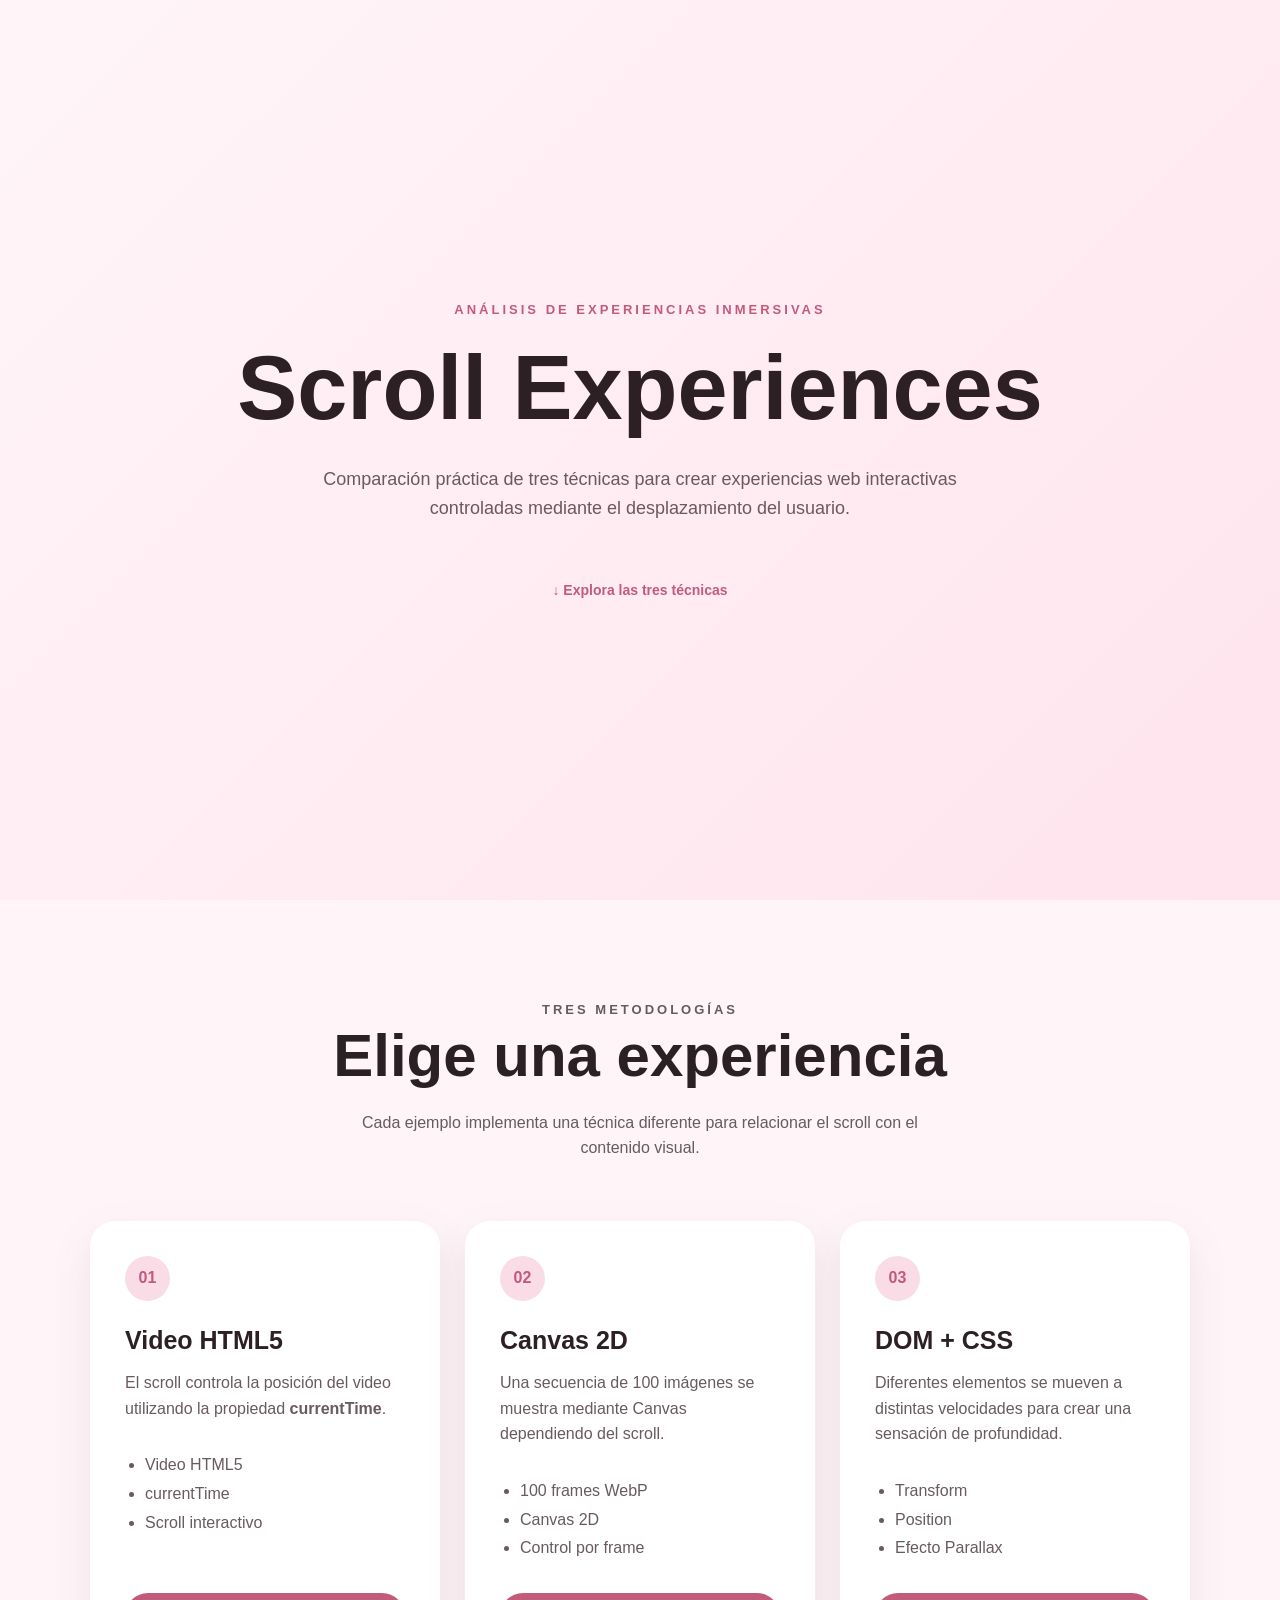
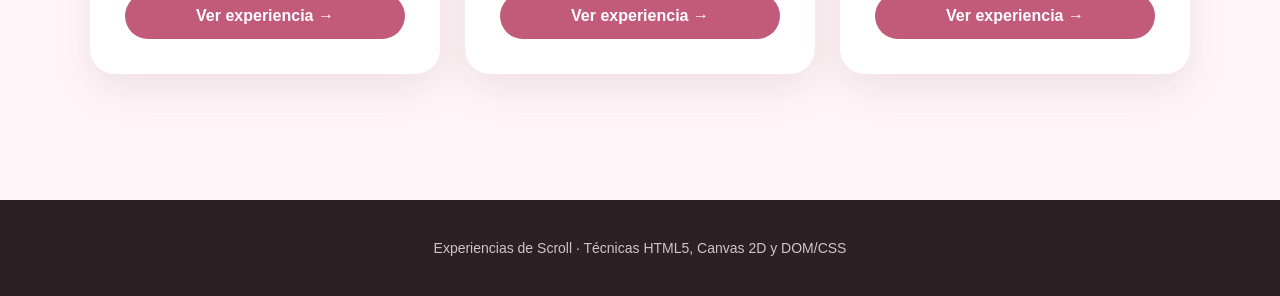
<file: index.html>
<!DOCTYPE html>
<html lang="es">

<head>

    <meta charset="UTF-8">
    <meta name="viewport" content="width=device-width, initial-scale=1.0">

    <title>Scroll Experiences</title>

    <style>

        * {
            margin: 0;
            padding: 0;
            box-sizing: border-box;
        }


        html {
            scroll-behavior: smooth;
        }


        body {
            font-family: Arial, sans-serif;

            background: #fff5f8;

            color: #2d2025;
        }


        /* -------------------------
           HERO
        ------------------------- */

        .hero {

            min-height: 100vh;

            display: flex;

            flex-direction: column;

            justify-content: center;

            align-items: center;

            text-align: center;

            padding: 40px;

            background:
                linear-gradient(
                    135deg,
                    #fff5f8,
                    #ffe4ed
                );
        }


        .tag {

            font-size: 13px;

            font-weight: bold;

            letter-spacing: 3px;

            color: #c25b7a;

            margin-bottom: 20px;
        }


        .hero h1 {

            font-size: clamp(
                45px,
                8vw,
                90px
            );

            margin-bottom: 25px;
        }


        .hero p:not(.tag) {

            max-width: 650px;

            font-size: 18px;

            line-height: 1.6;

            color: #695961;
        }


        .scroll-text {

            margin-top: 60px;

            font-size: 14px;

            font-weight: bold;

            color: #c25b7a;
        }


        /* -------------------------
           TÉCNICAS
        ------------------------- */

        .techniques {

            min-height: 100vh;

            padding: 100px 30px;

            background: #fff5f8;
        }


        .section-title {

            text-align: center;

            margin-bottom: 60px;
        }


        .section-title h2 {

            font-size: clamp(
                35px,
                5vw,
                60px
            );

            margin-bottom: 20px;
        }


        .section-title p {

            max-width: 600px;

            margin: auto;

            color: #695961;

            line-height: 1.6;
        }


        /* -------------------------
           TARJETAS
        ------------------------- */

        .cards {

            max-width: 1100px;

            margin: auto;

            display: grid;

            grid-template-columns:
                repeat(3, 1fr);

            gap: 25px;
        }


        .card {

            display: flex;

            flex-direction: column;

            padding: 35px;

            background: white;

            border-radius: 25px;

            box-shadow:
                0 15px 40px
                rgba(100, 50, 70, 0.10);

            transition:
                transform 0.3s,
                box-shadow 0.3s;
        }


        .card:hover {

            transform: translateY(-8px);

            box-shadow:
                0 25px 50px
                rgba(100, 50, 70, 0.16);
        }


        .number {

            width: 45px;

            height: 45px;

            display: flex;

            justify-content: center;

            align-items: center;

            margin-bottom: 25px;

            border-radius: 50%;

            background: #f9dce6;

            color: #c25b7a;

            font-weight: bold;
        }


        .card h3 {

            font-size: 25px;

            margin-bottom: 15px;
        }


        .card p {

            color: #695961;

            line-height: 1.6;

            margin-bottom: 30px;
        }


        .card ul {

            padding-left: 20px;

            margin-bottom: 30px;

            color: #695961;

            line-height: 1.8;
        }


        /* -------------------------
           BOTONES
        ------------------------- */

        .button {

            margin-top: auto;

            display: inline-block;

            padding: 14px 20px;

            border-radius: 30px;

            background: #c25b7a;

            color: white;

            text-align: center;

            text-decoration: none;

            font-weight: bold;

            transition: 0.3s;
        }


        .button:hover {

            background: #a94766;

            transform: translateY(-2px);
        }


        /* -------------------------
           PIE
        ------------------------- */

        footer {

            padding: 40px;

            text-align: center;

            background: #2d2025;

            color: white;
        }


        footer p {

            opacity: 0.75;

            font-size: 14px;
        }


        /* -------------------------
           RESPONSIVE
        ------------------------- */

        @media (max-width: 850px) {

            .cards {

                grid-template-columns: 1fr;
                
                max-width: 550px;
            }

        }


        @media (max-width: 600px) {

            .hero {

                padding: 25px;
            }


            .hero h1 {

                font-size: 45px;
            }


            .hero p:not(.tag) {

                font-size: 16px;
            }


            .techniques {

                padding: 70px 20px;
            }

        }

    </style>

</head>


<body>


    <!-- -------------------------
         PRESENTACIÓN
    ------------------------- -->

    <header class="hero">

        <p class="tag">
            ANÁLISIS DE EXPERIENCIAS INMERSIVAS
        </p>


        <h1>
            Scroll Experiences
        </h1>


        <p>
            Comparación práctica de tres técnicas para
            crear experiencias web interactivas controladas
            mediante el desplazamiento del usuario.
        </p>


        <span class="scroll-text">
            ↓ Explora las tres técnicas
        </span>

    </header>



    <!-- -------------------------
         TÉCNICAS
    ------------------------- -->

    <main>

        <section class="techniques">


            <div class="section-title">

                <p class="tag">
                    TRES METODOLOGÍAS
                </p>


                <h2>
                    Elige una experiencia
                </h2>


                <p>
                    Cada ejemplo implementa una técnica
                    diferente para relacionar el scroll
                    con el contenido visual.
                </p>

            </div>



            <div class="cards">


                <!-- VIDEO -->

                <article class="card">

                    <div class="number">
                        01
                    </div>


                    <h3>
                        Video HTML5
                    </h3>


                    <p>
                        El scroll controla la posición
                        del video utilizando la propiedad
                        <strong>currentTime</strong>.
                    </p>


                    <ul>

                        <li>
                            Video HTML5
                        </li>

                        <li>
                            currentTime
                        </li>

                        <li>
                            Scroll interactivo
                        </li>

                    </ul>


                    <a
                        href="video/index.html"
                        class="button">

                        Ver experiencia →

                    </a>

                </article>



                <!-- CANVAS -->

                <article class="card">

                    <div class="number">
                        02
                    </div>


                    <h3>
                        Canvas 2D
                    </h3>


                    <p>
                        Una secuencia de 100 imágenes
                        se muestra mediante Canvas
                        dependiendo del scroll.
                    </p>


                    <ul>

                        <li>
                            100 frames WebP
                        </li>

                        <li>
                            Canvas 2D
                        </li>

                        <li>
                            Control por frame
                        </li>

                    </ul>


                    <a
                        href="canvas/index.html"
                        class="button">

                        Ver experiencia →

                    </a>

                </article>



                <!-- PARALLAX -->

                <article class="card">

                    <div class="number">
                        03
                    </div>


                    <h3>
                        DOM + CSS
                    </h3>


                    <p>
                        Diferentes elementos se mueven
                        a distintas velocidades para
                        crear una sensación de profundidad.
                    </p>


                    <ul>

                        <li>
                            Transform
                        </li>

                        <li>
                            Position
                        </li>

                        <li>
                            Efecto Parallax
                        </li>

                    </ul>


                    <a
                        href="parallax/index.html"
                        class="button">

                        Ver experiencia →

                    </a>

                </article>


            </div>

        </section>

    </main>



    <!-- -------------------------
         FOOTER
    ------------------------- -->

    <footer>

        <p>
            Experiencias de Scroll · Técnicas HTML5,
            Canvas 2D y DOM/CSS
        </p>

    </footer>


</body>

</html>
</file>
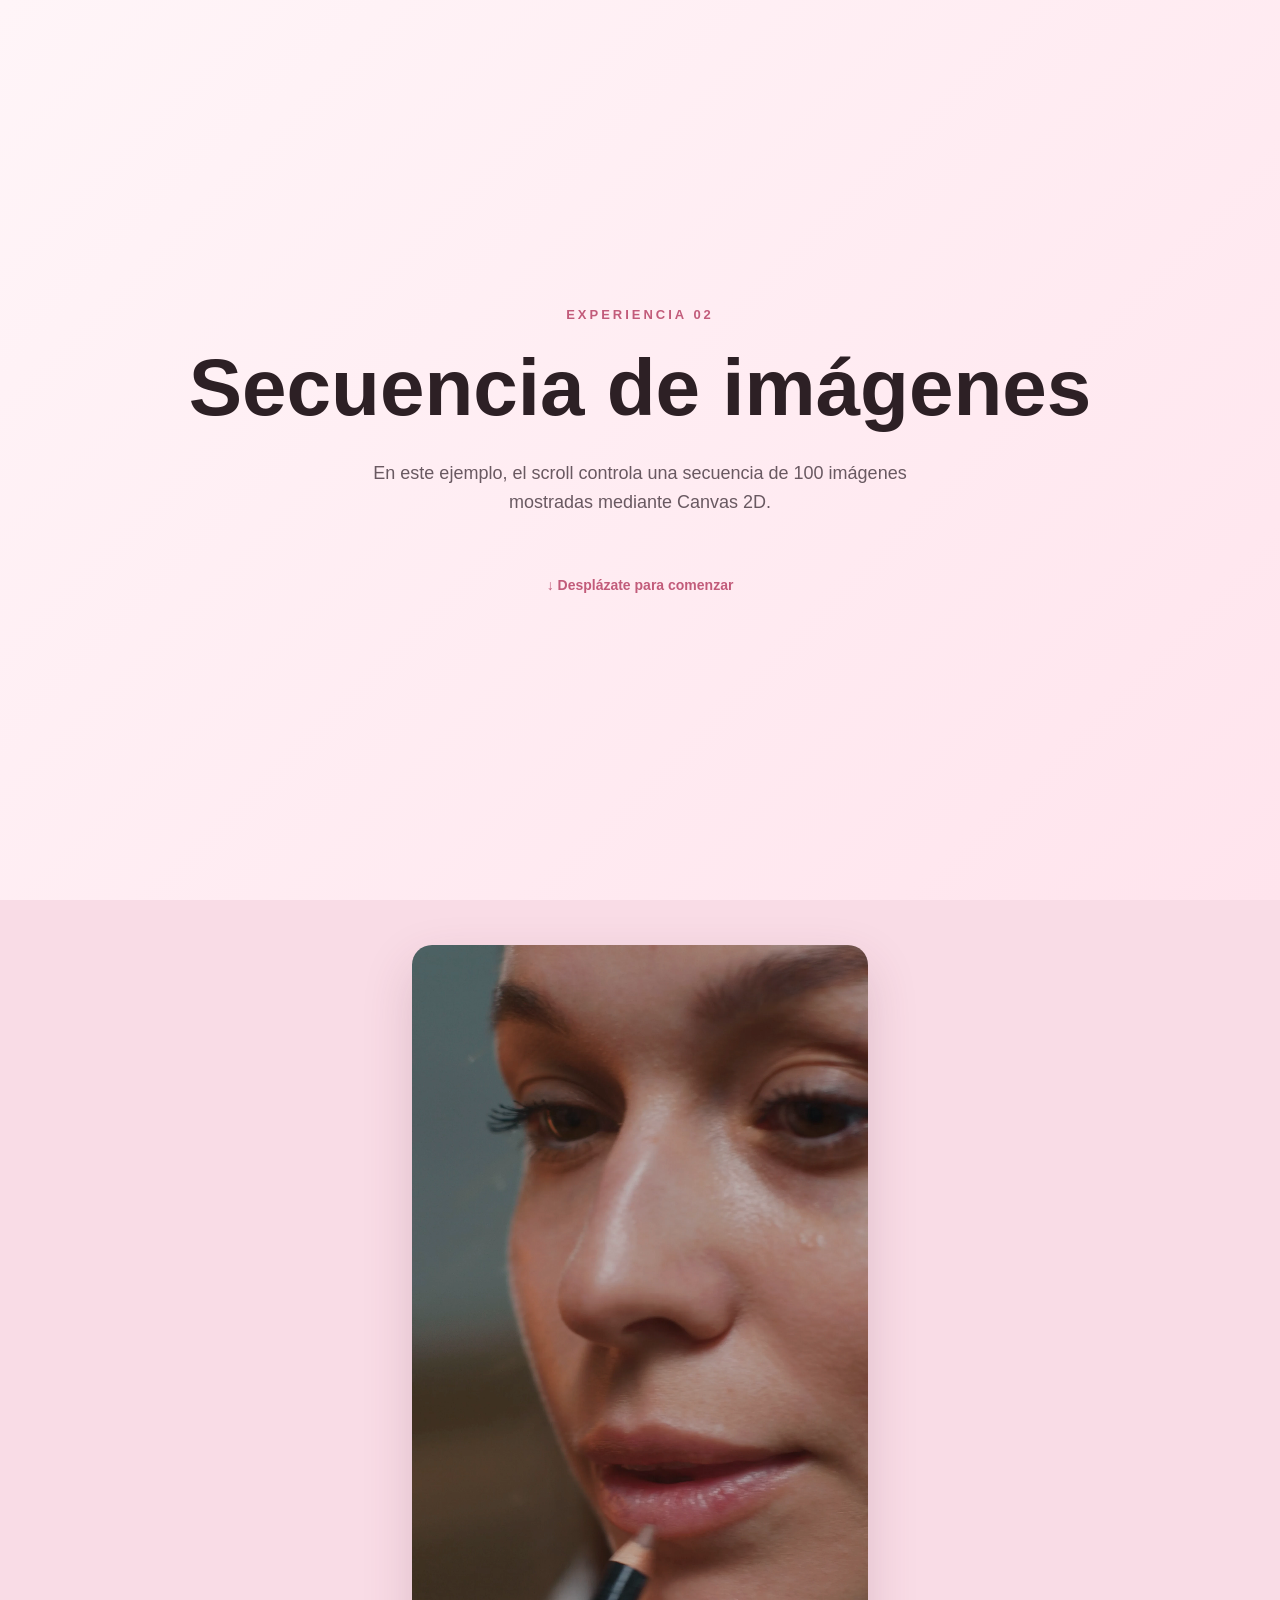
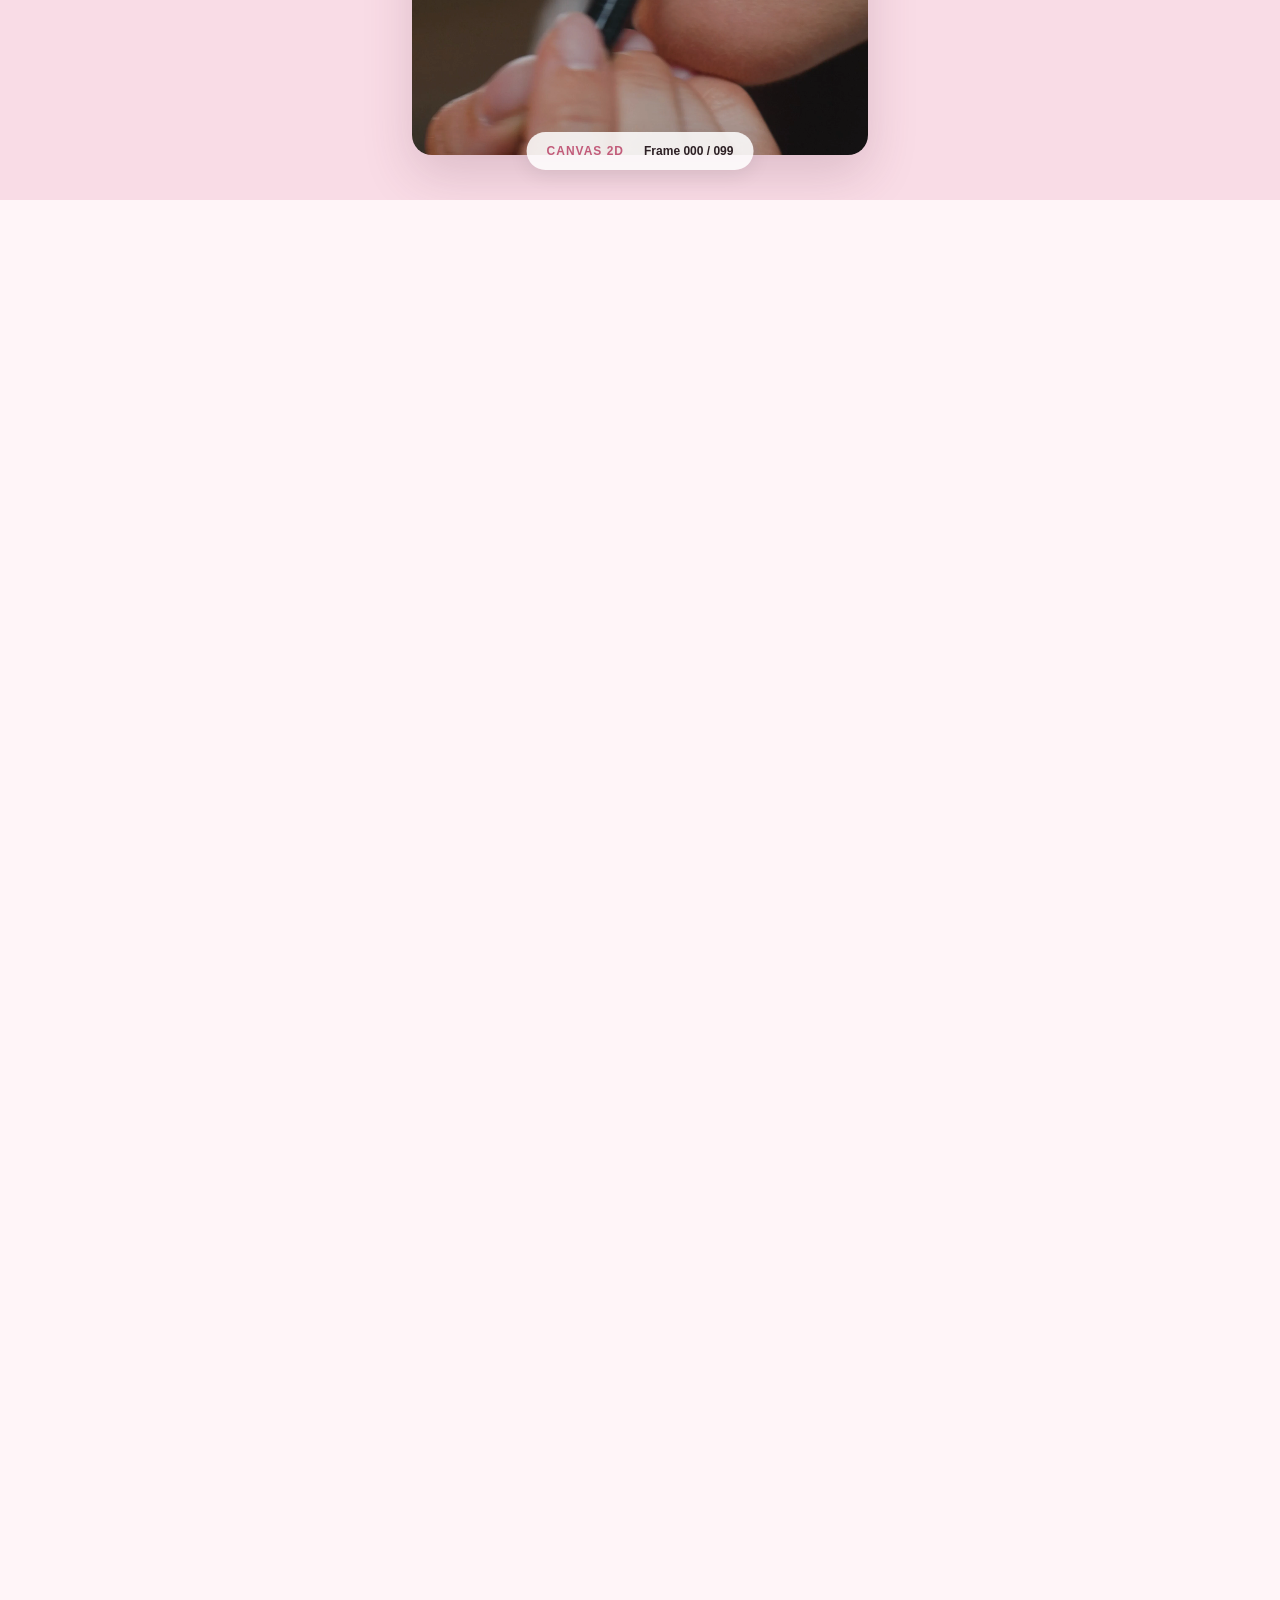
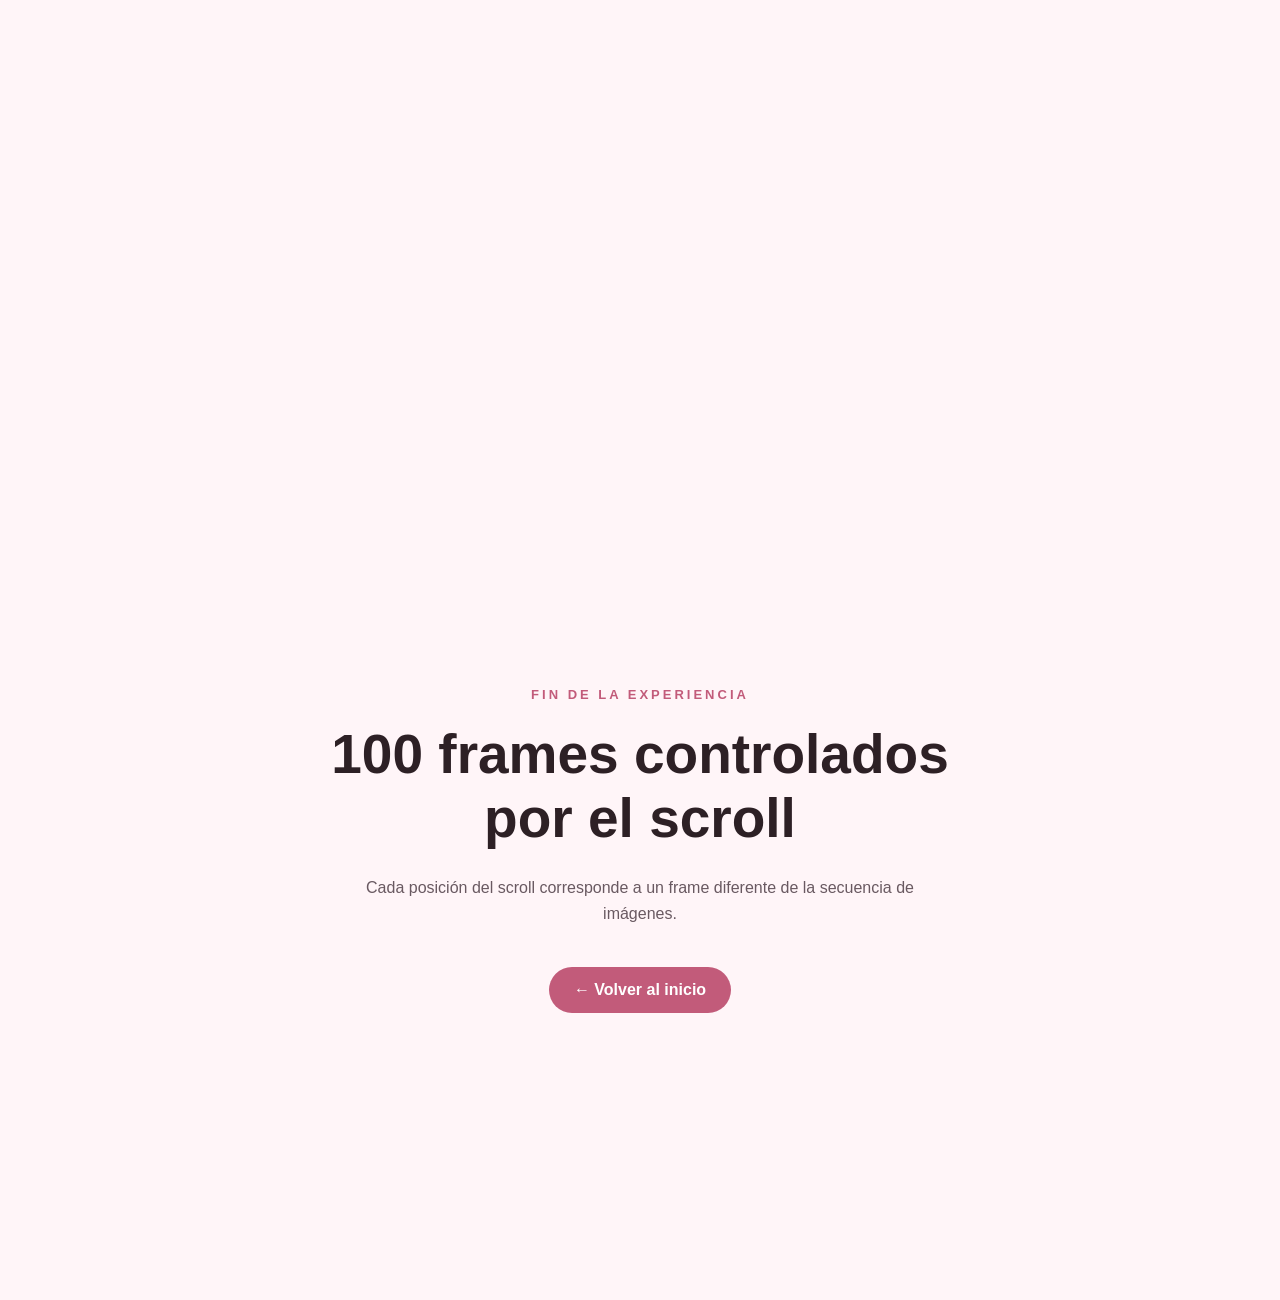
<file: canvas/index.html>
<!DOCTYPE html>
<html lang="es">
<head>
    <meta charset="UTF-8">
    <meta name="viewport" content="width=device-width, initial-scale=1.0">

    <title>Canvas 2D - Scroll Experience</title>

    <link rel="stylesheet" href="style.css">
</head>

<body>

    <header class="hero">
        <p class="tag">EXPERIENCIA 02</p>

        <h1>Secuencia de imágenes</h1>

        <p>
            En este ejemplo, el scroll controla una secuencia
            de 100 imágenes mostradas mediante Canvas 2D.
        </p>

        <span class="scroll-text">
            ↓ Desplázate para comenzar
        </span>
    </header>


    <main>

        <section class="canvas-section">

            <div class="canvas-container">

                <canvas id="canvas"></canvas>

                <div class="info">
                    <span>CANVAS 2D</span>
                    <strong id="frame-counter">Frame 000 / 099</strong>
                </div>

            </div>

        </section>


        <section class="end-section">

            <p class="tag">FIN DE LA EXPERIENCIA</p>

            <h2>100 frames controlados por el scroll</h2>

            <p>
                Cada posición del scroll corresponde a un frame
                diferente de la secuencia de imágenes.
            </p>

            <a href="../index.html" class="back-button">
                ← Volver al inicio
            </a>

        </section>

    </main>


    <script src="script.js"></script>

</body>
</html>
</file>
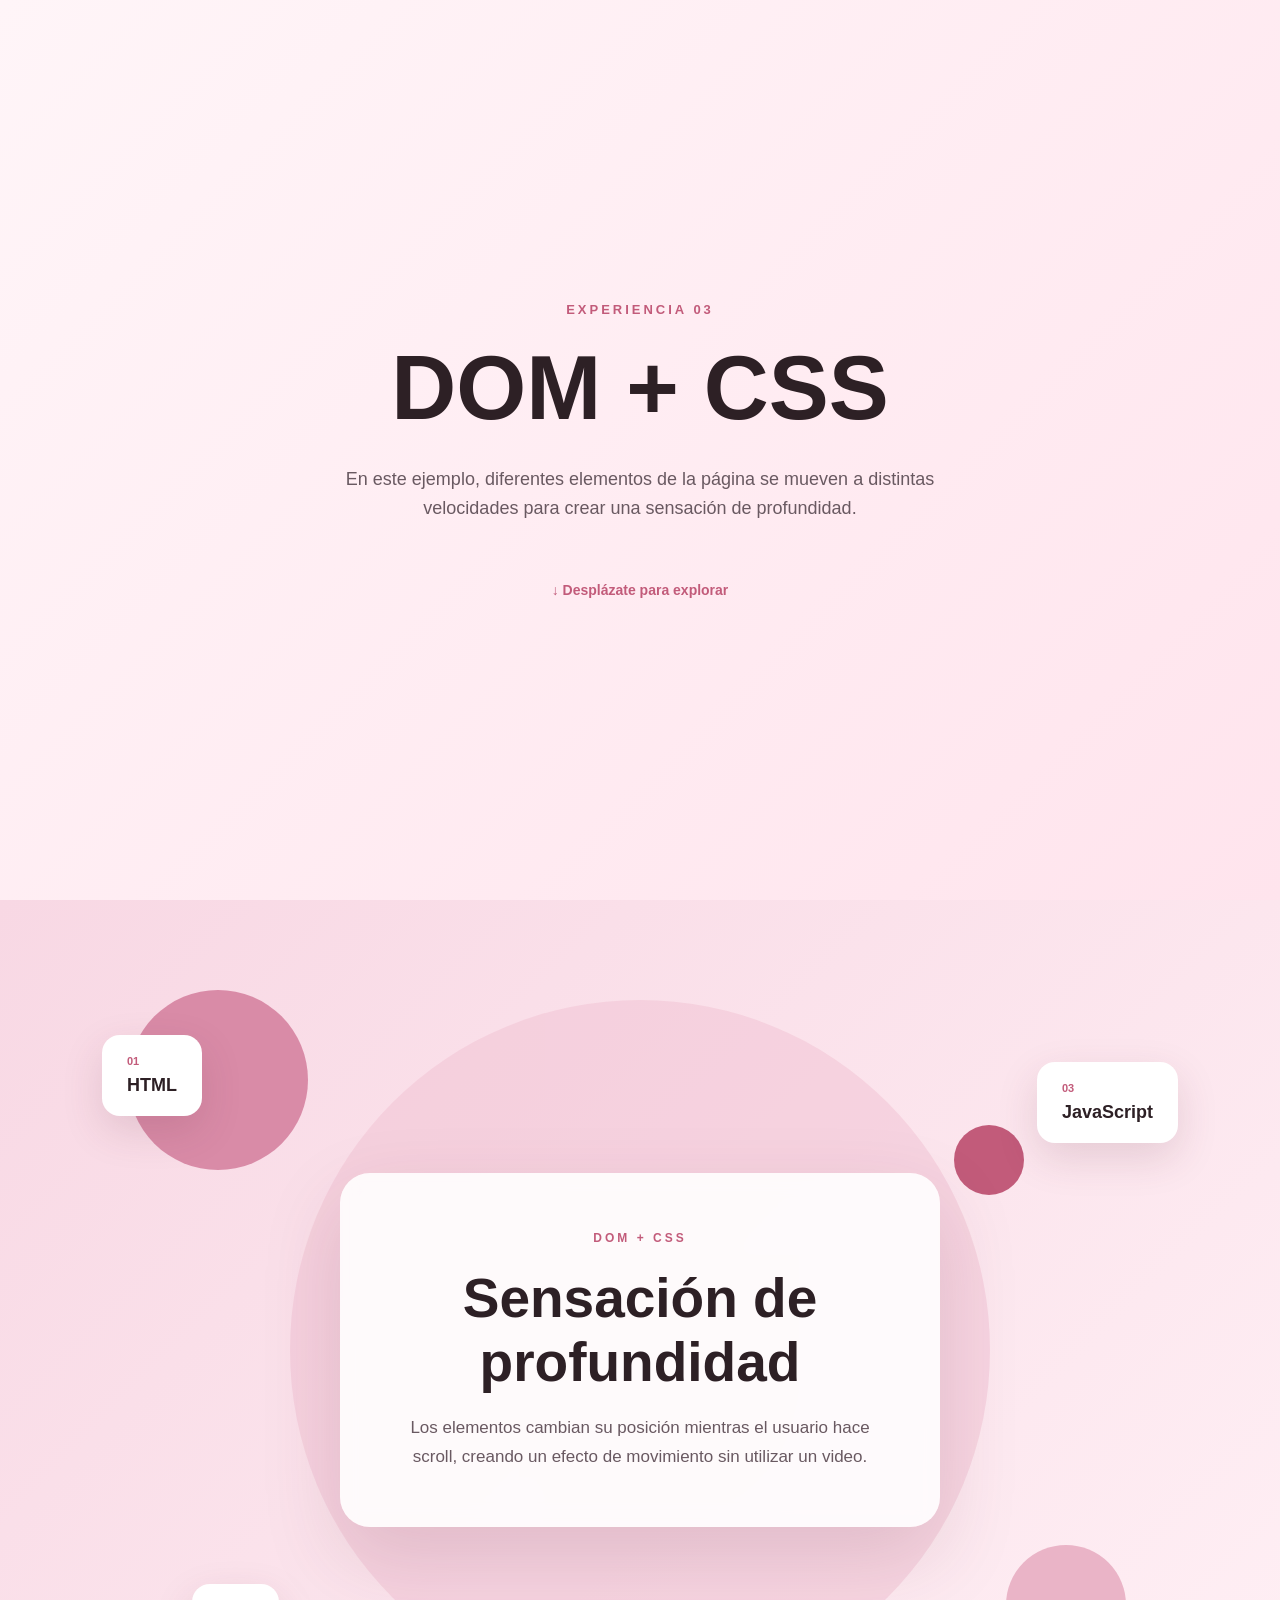
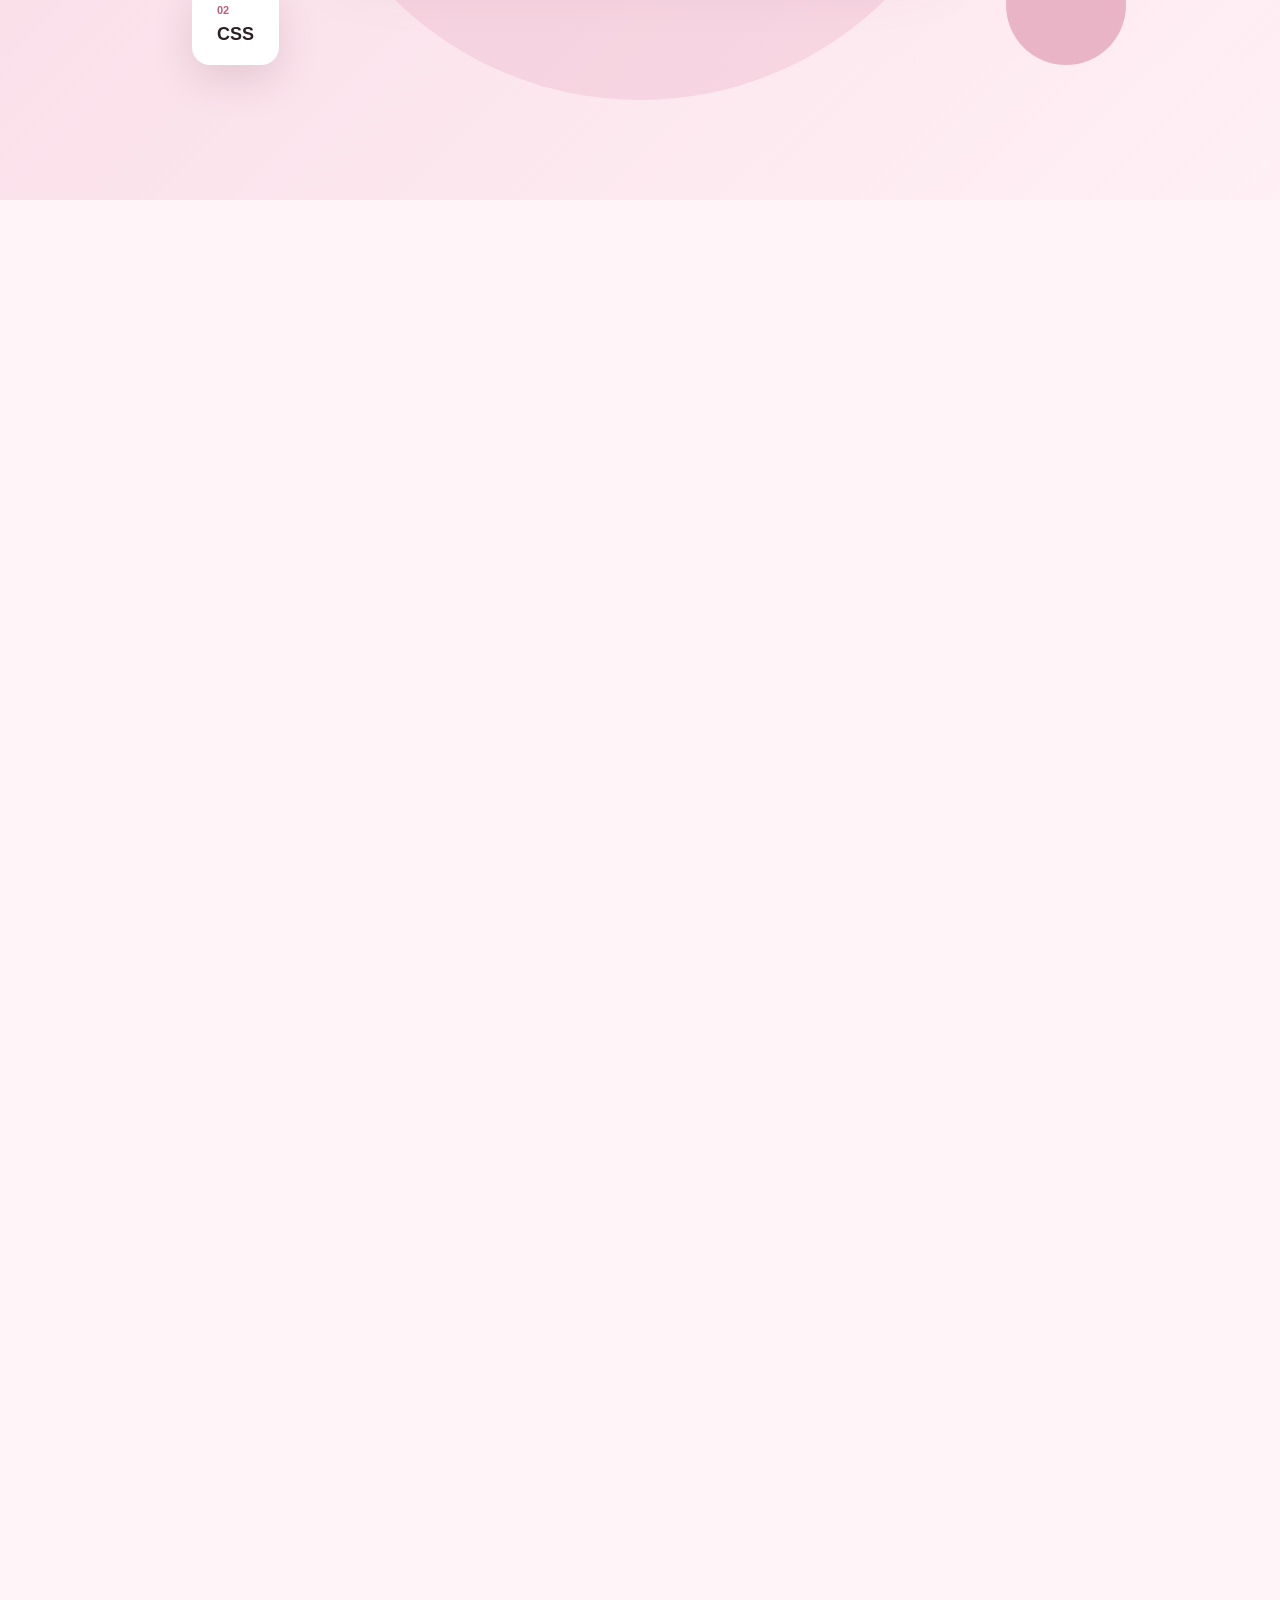
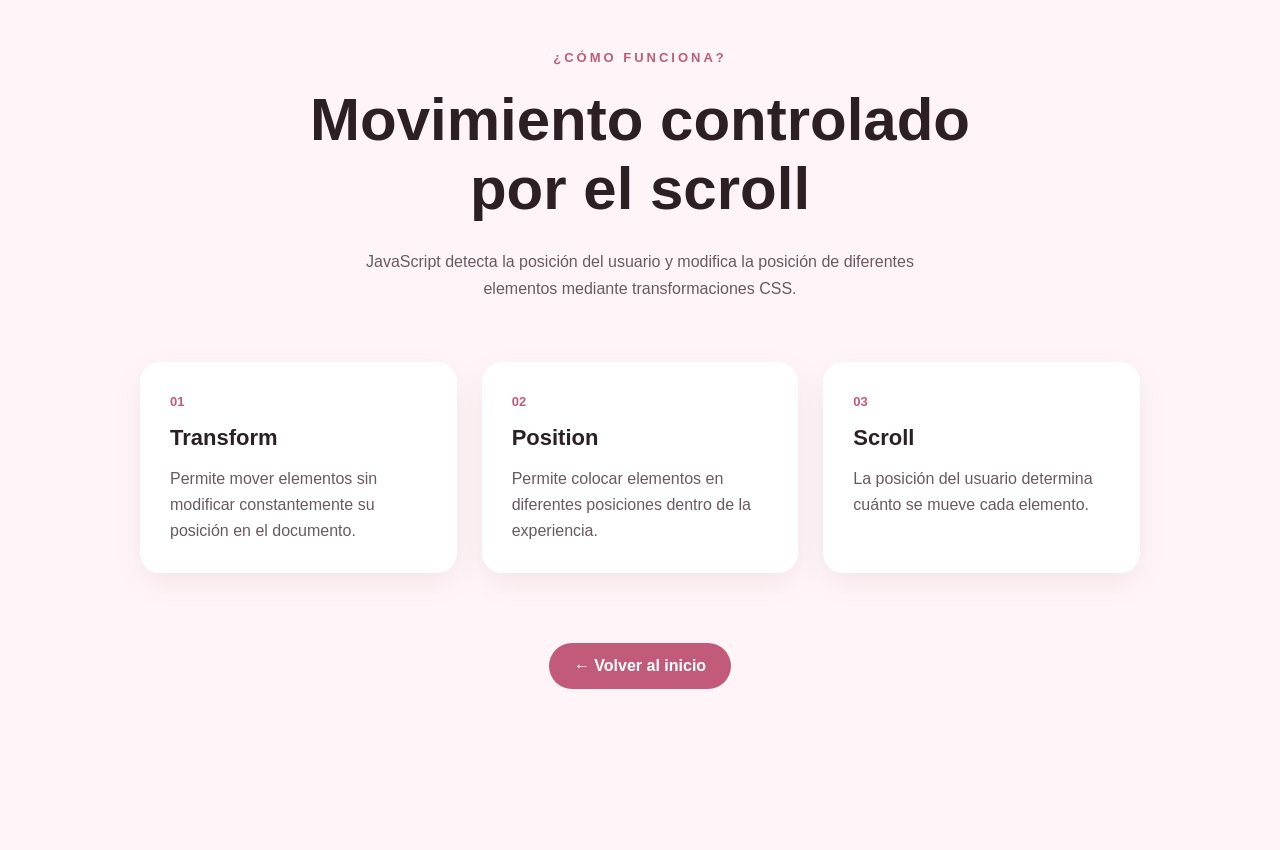
<file: parallax/index.html>
<!DOCTYPE html>
<html lang="es">

<head>

    <meta charset="UTF-8">
    <meta name="viewport" content="width=device-width, initial-scale=1.0">

    <title>Parallax - Scroll Experience</title>

    <link rel="stylesheet" href="style.css">

</head>


<body>


    <!-- INTRODUCCIÓN -->

    <header class="hero">

        <p class="tag">EXPERIENCIA 03</p>

        <h1>DOM + CSS</h1>

        <p>
            En este ejemplo, diferentes elementos de la página
            se mueven a distintas velocidades para crear
            una sensación de profundidad.
        </p>

        <span class="scroll-text">
            ↓ Desplázate para explorar
        </span>

    </header>



    <!-- EXPERIENCIA PARALLAX -->

    <main>

        <section class="parallax-section">

            <div class="parallax-container">

                <div class="background-circle"></div>

                <div class="circle circle-one"></div>

                <div class="circle circle-two"></div>

                <div class="circle circle-three"></div>


                <div class="content-card">

                    <span class="small-title">
                        DOM + CSS
                    </span>

                    <h2>
                        Sensación de profundidad
                    </h2>

                    <p>
                        Los elementos cambian su posición
                        mientras el usuario hace scroll,
                        creando un efecto de movimiento
                        sin utilizar un video.
                    </p>

                </div>


                <div class="floating-card card-one">
                    <span>01</span>
                    <strong>HTML</strong>
                </div>


                <div class="floating-card card-two">
                    <span>02</span>
                    <strong>CSS</strong>
                </div>


                <div class="floating-card card-three">
                    <span>03</span>
                    <strong>JavaScript</strong>
                </div>

            </div>

        </section>



        <!-- INFORMACIÓN -->

        <section class="information-section">

            <p class="tag">
                ¿CÓMO FUNCIONA?
            </p>

            <h2>
                Movimiento controlado por el scroll
            </h2>

            <p>
                JavaScript detecta la posición del usuario
                y modifica la posición de diferentes
                elementos mediante transformaciones CSS.
            </p>

            <div class="tech-grid">

                <div class="tech-card">

                    <span>01</span>

                    <h3>Transform</h3>

                    <p>
                        Permite mover elementos sin modificar
                        constantemente su posición en el documento.
                    </p>

                </div>


                <div class="tech-card">

                    <span>02</span>

                    <h3>Position</h3>

                    <p>
                        Permite colocar elementos en diferentes
                        posiciones dentro de la experiencia.
                    </p>

                </div>


                <div class="tech-card">

                    <span>03</span>

                    <h3>Scroll</h3>

                    <p>
                        La posición del usuario determina
                        cuánto se mueve cada elemento.
                    </p>

                </div>

            </div>


            <a
                href="../index.html"
                class="back-button">

                ← Volver al inicio

            </a>

        </section>

    </main>



    <script src="script.js"></script>

</body>

</html>
</file>
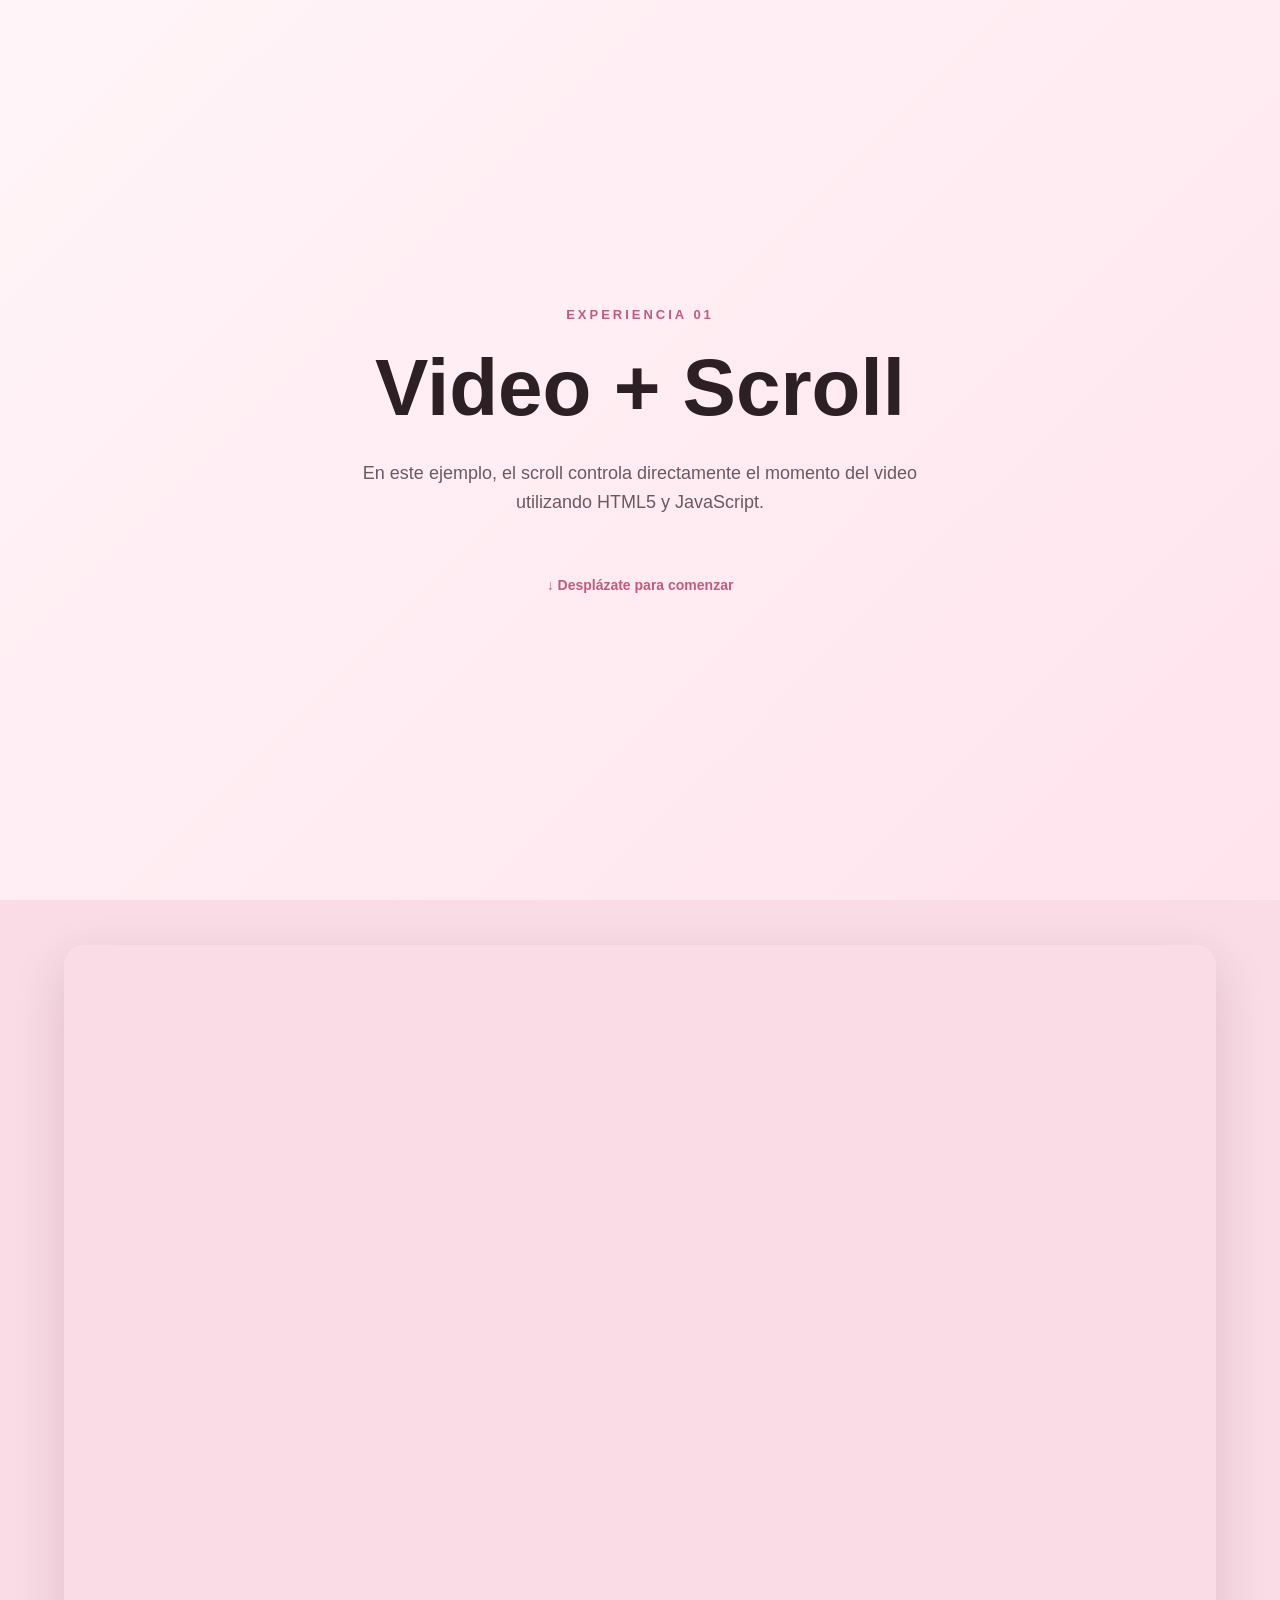
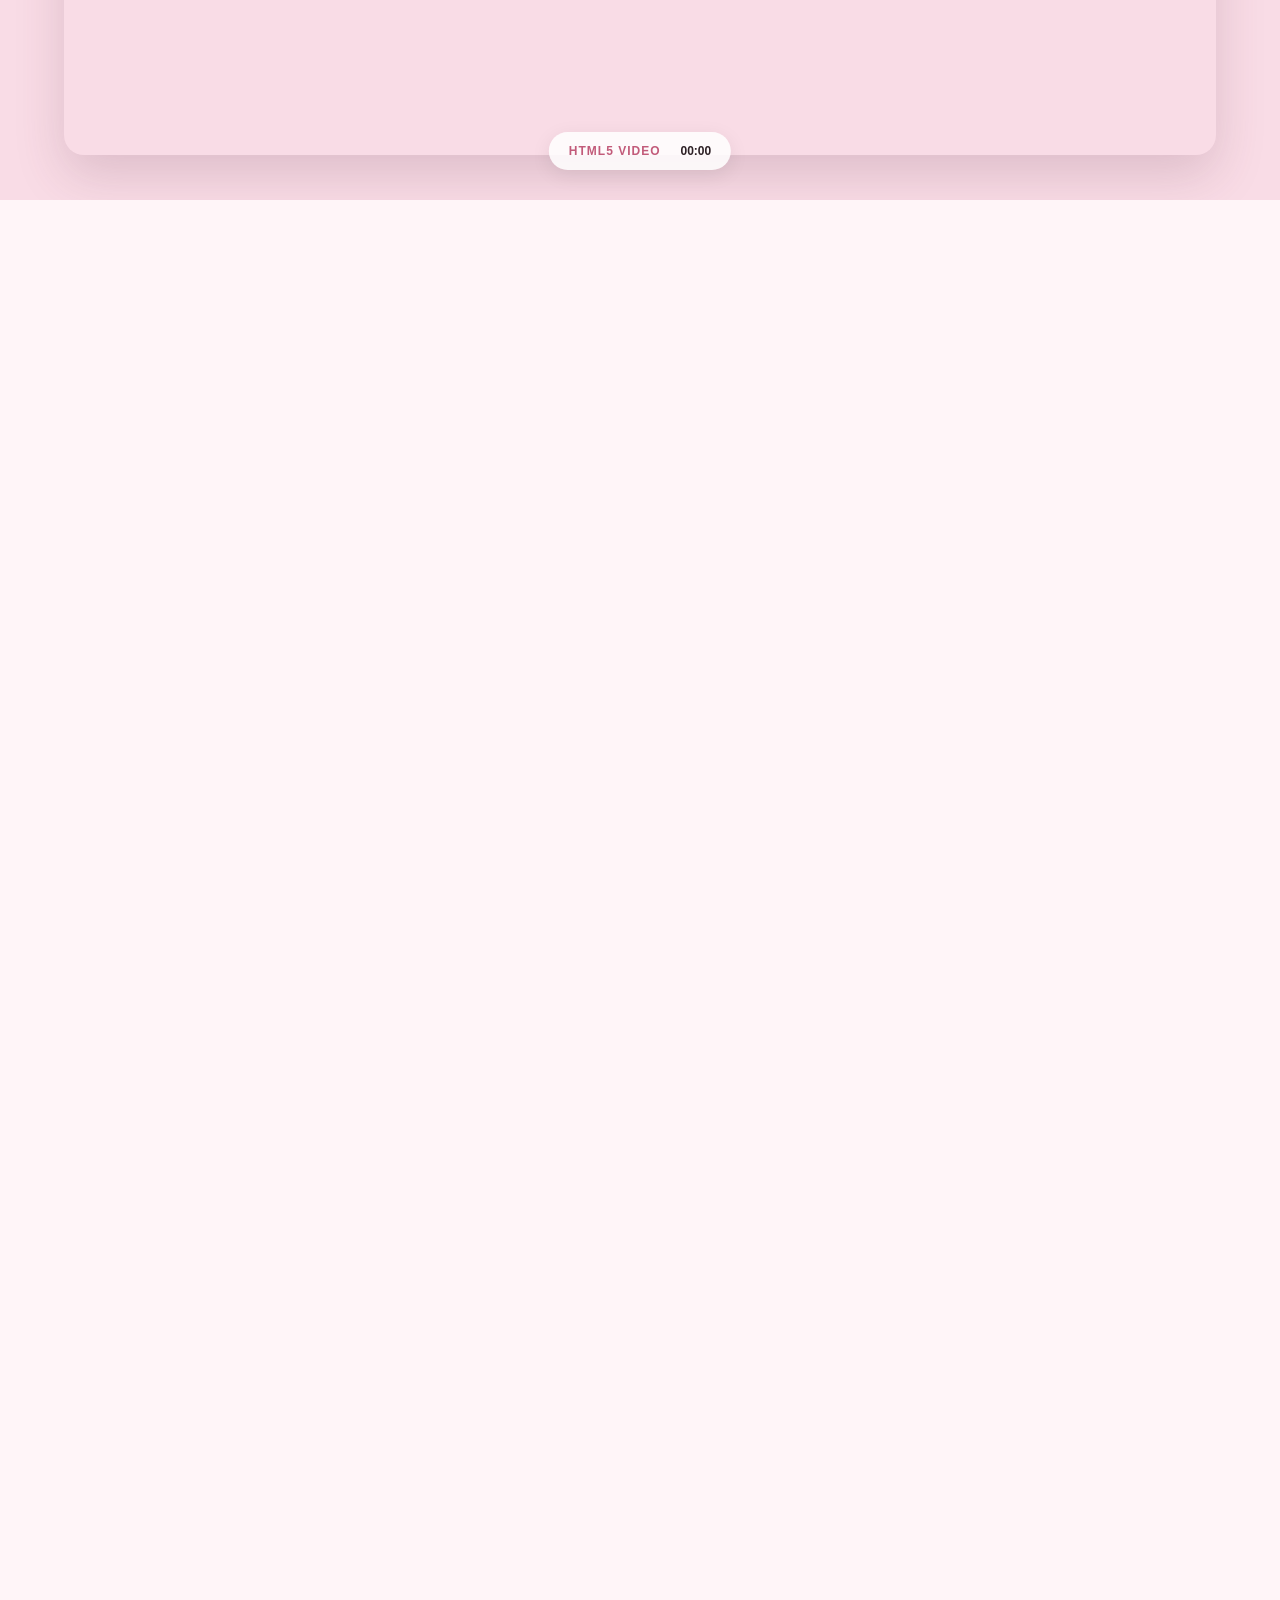
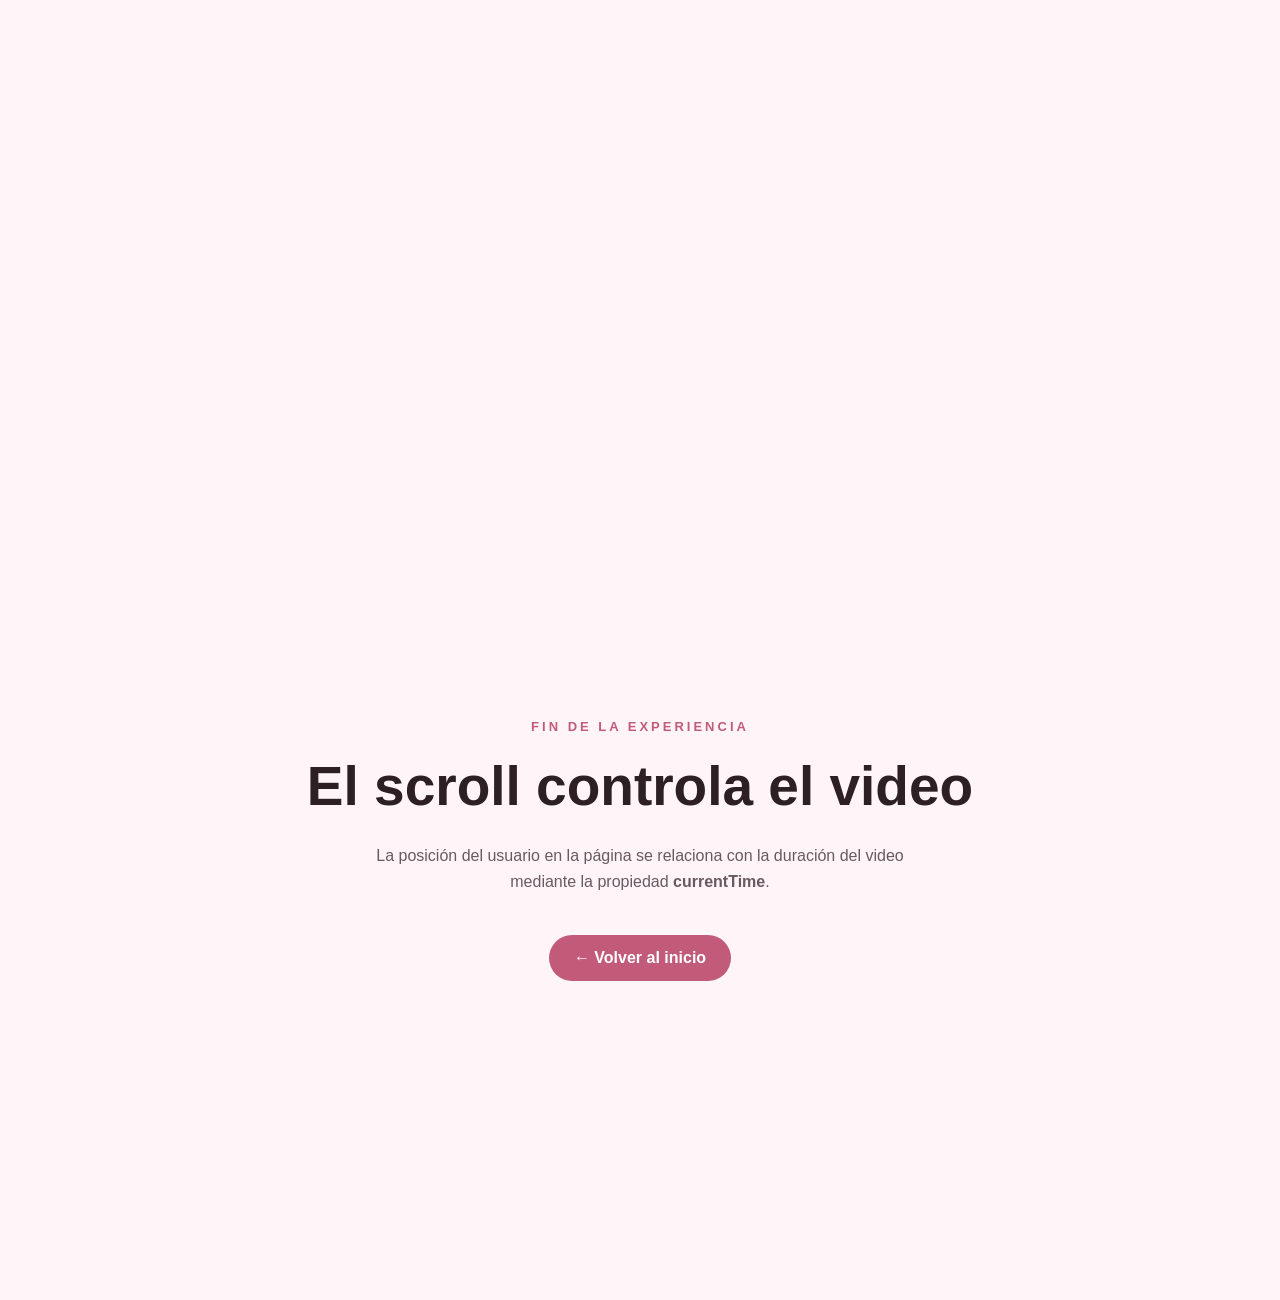
<file: video/index.html>
<!DOCTYPE html>
<html lang="es">

<head>

    <meta charset="UTF-8">
    <meta name="viewport" content="width=device-width, initial-scale=1.0">

    <title>Video HTML5 - Scroll Experience</title>

    <link rel="stylesheet" href="style.css">

</head>


<body>


    <!-- INTRODUCCIÓN -->

    <header class="hero">

        <p class="tag">EXPERIENCIA 01</p>

        <h1>Video + Scroll</h1>

        <p>
            En este ejemplo, el scroll controla directamente
            el momento del video utilizando HTML5 y JavaScript.
        </p>

        <span class="scroll-text">
            ↓ Desplázate para comenzar
        </span>

    </header>



    <!-- SECCIÓN DEL VIDEO -->

    <main>

        <section class="video-section">

            <div class="video-container">

                <video
                    id="video"
                    src="assets/animacion.mp4"
                    muted
                    playsinline
                    preload="auto">
                </video>


                <div class="info">

                    <span>HTML5 VIDEO</span>

                    <strong id="time-counter">
                        00:00
                    </strong>

                </div>

            </div>

        </section>



        <!-- FINAL -->

        <section class="end-section">

            <p class="tag">
                FIN DE LA EXPERIENCIA
            </p>

            <h2>
                El scroll controla el video
            </h2>

            <p>
                La posición del usuario en la página se relaciona
                con la duración del video mediante la propiedad
                <strong>currentTime</strong>.
            </p>

            <a
                href="../index.html"
                class="back-button">
                ← Volver al inicio
            </a>

        </section>

    </main>



    <script src="script.js"></script>

</body>

</html>
</file>
<file: canvas/style.css>
* {
    margin: 0;
    padding: 0;
    box-sizing: border-box;
}

html {
    scroll-behavior: smooth;
}

body {
    font-family: Arial, sans-serif;
    background: #fff5f8;
    color: #2d2025;
}


/* -------------------------
   SECCIÓN INICIAL
------------------------- */

.hero {
    min-height: 100vh;

    display: flex;
    flex-direction: column;
    justify-content: center;
    align-items: center;

    text-align: center;

    padding: 40px;

    background: linear-gradient(
        135deg,
        #fff5f8,
        #ffe4ed
    );
}

.tag {
    font-size: 13px;
    font-weight: bold;
    letter-spacing: 3px;

    color: #c25b7a;

    margin-bottom: 20px;
}

.hero h1 {
    font-size: clamp(40px, 7vw, 80px);

    margin-bottom: 25px;
}

.hero p:not(.tag) {
    max-width: 600px;

    font-size: 18px;
    line-height: 1.6;

    color: #695961;
}

.scroll-text {
    margin-top: 60px;

    font-size: 14px;
    font-weight: bold;

    color: #c25b7a;
}


/* -------------------------
   SECCIÓN CANVAS
------------------------- */

.canvas-section {
    height: 300vh;

    position: relative;
}

.canvas-container {
    position: sticky;

    top: 0;

    height: 100vh;

    display: flex;
    justify-content: center;
    align-items: center;

    overflow: hidden;

    background: #f9dce6;
}

canvas {
    width: auto;
    height: 90vh;

    max-width: 90vw;

    object-fit: contain;

    border-radius: 20px;

    box-shadow: 0 20px 50px rgba(100, 50, 70, 0.18);
}

/* -------------------------
   INFORMACIÓN DEL FRAME
------------------------- */

.info {
    position: absolute;

    bottom: 30px;
    left: 50%;

    transform: translateX(-50%);

    display: flex;
    gap: 20px;
    align-items: center;

    padding: 12px 20px;

    background: rgba(255, 255, 255, 0.85);

    border-radius: 30px;

    font-size: 12px;

    box-shadow: 0 5px 20px rgba(0, 0, 0, 0.08);
}

.info span {
    color: #c25b7a;

    font-weight: bold;
    letter-spacing: 1px;
}


/* -------------------------
   SECCIÓN FINAL
------------------------- */

.end-section {
    min-height: 100vh;

    display: flex;
    flex-direction: column;

    justify-content: center;
    align-items: center;

    text-align: center;

    padding: 40px;

    background: #fff5f8;
}

.end-section h2 {
    font-size: clamp(30px, 5vw, 55px);

    max-width: 700px;

    margin-bottom: 25px;
}

.end-section p:not(.tag) {
    max-width: 550px;

    line-height: 1.6;

    color: #695961;

    margin-bottom: 40px;
}

.back-button {
    padding: 14px 25px;

    border-radius: 30px;

    background: #c25b7a;

    color: white;

    text-decoration: none;

    font-weight: bold;

    transition: 0.3s;
}

.back-button:hover {
    transform: translateY(-3px);

    background: #a94766;
}


/* -------------------------
   RESPONSIVE
------------------------- */

@media (max-width: 600px) {

    .hero {
        padding: 25px;
    }

    .hero h1 {
        font-size: 42px;
    }

    .hero p:not(.tag) {
        font-size: 16px;
    }

    canvas {
        width: 90vw;
        max-height: 75vh;
    }

    .info {
        font-size: 10px;
    }
}
</file>
<file: parallax/style.css>
* {
    margin: 0;
    padding: 0;
    box-sizing: border-box;
}


html {
    scroll-behavior: smooth;
}


body {
    font-family: Arial, sans-serif;

    background: #fff5f8;

    color: #2d2025;

    overflow-x: hidden;
}


/* -------------------------
   HERO
------------------------- */

.hero {

    min-height: 100vh;

    display: flex;

    flex-direction: column;

    justify-content: center;

    align-items: center;

    text-align: center;

    padding: 40px;

    background: linear-gradient(
        135deg,
        #fff5f8,
        #ffe4ed
    );
}


.tag {

    font-size: 13px;

    font-weight: bold;

    letter-spacing: 3px;

    color: #c25b7a;

    margin-bottom: 20px;
}


.hero h1 {

    font-size: clamp(
        45px,
        8vw,
        90px
    );

    margin-bottom: 25px;
}


.hero p:not(.tag) {

    max-width: 600px;

    font-size: 18px;

    line-height: 1.6;

    color: #695961;
}


.scroll-text {

    margin-top: 60px;

    font-size: 14px;

    font-weight: bold;

    color: #c25b7a;
}


/* -------------------------
   SECCIÓN PARALLAX
------------------------- */

.parallax-section {

    height: 250vh;

    position: relative;
}


.parallax-container {

    position: sticky;

    top: 0;

    height: 100vh;

    overflow: hidden;

    display: flex;

    justify-content: center;

    align-items: center;

    background:
        linear-gradient(
            135deg,
            #f8d8e4,
            #fff0f5
        );
}


/* -------------------------
   CÍRCULO DEL FONDO
------------------------- */

.background-circle {

    position: absolute;

    width: 700px;

    height: 700px;

    border-radius: 50%;

    background: #f1c1d2;

    opacity: 0.5;

    transform: translateZ(0);

    will-change: transform;
}


/* -------------------------
   CÍRCULOS
------------------------- */

.circle {

    position: absolute;

    border-radius: 50%;

    will-change: transform;
}


.circle-one {

    width: 180px;

    height: 180px;

    background: #d98ba7;

    top: 10%;

    left: 10%;
}


.circle-two {

    width: 120px;

    height: 120px;

    background: #eab4c7;

    bottom: 15%;

    right: 12%;
}


.circle-three {

    width: 70px;

    height: 70px;

    background: #c25b7a;

    top: 25%;

    right: 20%;
}


/* -------------------------
   TARJETA PRINCIPAL
------------------------- */

.content-card {

    position: relative;

    z-index: 5;

    width: min(600px, 85vw);

    padding: 55px;

    text-align: center;

    background:
        rgba(255, 255, 255, 0.88);

    border-radius: 30px;

    box-shadow:
        0 30px 80px
        rgba(100, 50, 70, 0.15);

    backdrop-filter: blur(10px);

    will-change: transform;
}


.small-title {

    font-size: 12px;

    font-weight: bold;

    letter-spacing: 3px;

    color: #c25b7a;
}


.content-card h2 {

    font-size: clamp(
        32px,
        5vw,
        55px
    );

    margin: 20px 0;
}


.content-card p {

    color: #695961;

    line-height: 1.7;

    font-size: 17px;
}


/* -------------------------
   TARJETAS FLOTANTES
------------------------- */

.floating-card {

    position: absolute;

    z-index: 4;

    display: flex;

    flex-direction: column;

    gap: 8px;

    padding: 20px 25px;

    background: white;

    border-radius: 18px;

    box-shadow:
        0 15px 40px
        rgba(100, 50, 70, 0.15);

    will-change: transform;
}


.floating-card span {

    font-size: 11px;

    color: #c25b7a;

    font-weight: bold;
}


.floating-card strong {

    font-size: 18px;
}


.card-one {

    top: 15%;

    left: 8%;
}


.card-two {

    bottom: 15%;

    left: 15%;
}


.card-three {

    top: 18%;

    right: 8%;
}


/* -------------------------
   INFORMACIÓN
------------------------- */

.information-section {

    min-height: 100vh;

    padding: 100px 30px;

    text-align: center;

    background: #fff5f8;
}


.information-section h2 {

    font-size: clamp(
        32px,
        5vw,
        60px
    );

    max-width: 750px;

    margin: 0 auto 25px;
}


.information-section > p:not(.tag) {

    max-width: 600px;

    margin: 0 auto 60px;

    color: #695961;

    line-height: 1.7;
}


/* -------------------------
   TARJETAS TÉCNICAS
------------------------- */

.tech-grid {

    max-width: 1000px;

    margin: 0 auto 70px;

    display: grid;

    grid-template-columns:
        repeat(3, 1fr);

    gap: 25px;
}


.tech-card {

    padding: 30px;

    text-align: left;

    background: white;

    border-radius: 20px;

    box-shadow:
        0 10px 30px
        rgba(100, 50, 70, 0.08);
}


.tech-card span {

    color: #c25b7a;

    font-weight: bold;

    font-size: 13px;
}


.tech-card h3 {

    margin: 15px 0;

    font-size: 22px;
}


.tech-card p {

    color: #695961;

    line-height: 1.6;
}


/* -------------------------
   BOTÓN
------------------------- */

.back-button {

    display: inline-block;

    padding: 14px 25px;

    border-radius: 30px;

    background: #c25b7a;

    color: white;

    text-decoration: none;

    font-weight: bold;

    transition: 0.3s;
}


.back-button:hover {

    transform: translateY(-3px);

    background: #a94766;
}


/* -------------------------
   RESPONSIVE
------------------------- */

@media (max-width: 700px) {

    .hero {

        padding: 25px;
    }


    .hero h1 {

        font-size: 45px;
    }


    .content-card {

        padding: 35px 25px;
    }


    .floating-card {

        padding: 12px 16px;
    }


    .card-one {

        left: 3%;

        top: 12%;
    }


    .card-two {

        left: 5%;

        bottom: 12%;
    }


    .card-three {

        right: 3%;

        top: 15%;
    }


    .tech-grid {

        grid-template-columns: 1fr;
    }

}
</file>
<file: video/style.css>
* {
    margin: 0;
    padding: 0;
    box-sizing: border-box;
}


html {
    scroll-behavior: smooth;
}


body {
    font-family: Arial, sans-serif;

    background: #fff5f8;

    color: #2d2025;
}


/* -------------------------
   SECCIÓN INICIAL
------------------------- */

.hero {

    min-height: 100vh;

    display: flex;

    flex-direction: column;

    justify-content: center;

    align-items: center;

    text-align: center;

    padding: 40px;

    background: linear-gradient(
        135deg,
        #fff5f8,
        #ffe4ed
    );
}


.tag {

    font-size: 13px;

    font-weight: bold;

    letter-spacing: 3px;

    color: #c25b7a;

    margin-bottom: 20px;
}


.hero h1 {

    font-size: clamp(
        40px,
        7vw,
        80px
    );

    margin-bottom: 25px;
}


.hero p:not(.tag) {

    max-width: 600px;

    font-size: 18px;

    line-height: 1.6;

    color: #695961;
}


.scroll-text {

    margin-top: 60px;

    font-size: 14px;

    font-weight: bold;

    color: #c25b7a;
}


/* -------------------------
   SECCIÓN DEL VIDEO
------------------------- */

.video-section {

    height: 300vh;

    position: relative;
}


.video-container {

    position: sticky;

    top: 0;

    height: 100vh;

    display: flex;

    justify-content: center;

    align-items: center;

    overflow: hidden;

    background: #f9dce6;
}


/* -------------------------
   VIDEO
------------------------- */

video {

    height: 90vh;

    max-width: 90vw;

    width: auto;

    object-fit: contain;

    border-radius: 20px;

    box-shadow:
        0 20px 50px
        rgba(100, 50, 70, 0.18);
}


/* -------------------------
   INFORMACIÓN
------------------------- */

.info {

    position: absolute;

    bottom: 30px;

    left: 50%;

    transform: translateX(-50%);

    display: flex;

    gap: 20px;

    align-items: center;

    padding: 12px 20px;

    background:
        rgba(255, 255, 255, 0.85);

    border-radius: 30px;

    font-size: 12px;

    box-shadow:
        0 5px 20px
        rgba(0, 0, 0, 0.08);
}


.info span {

    color: #c25b7a;

    font-weight: bold;

    letter-spacing: 1px;
}


/* -------------------------
   SECCIÓN FINAL
------------------------- */

.end-section {

    min-height: 100vh;

    display: flex;

    flex-direction: column;

    justify-content: center;

    align-items: center;

    text-align: center;

    padding: 40px;

    background: #fff5f8;
}


.end-section h2 {

    font-size: clamp(
        30px,
        5vw,
        55px
    );

    max-width: 700px;

    margin-bottom: 25px;
}


.end-section p:not(.tag) {

    max-width: 550px;

    line-height: 1.6;

    color: #695961;

    margin-bottom: 40px;
}


/* -------------------------
   BOTÓN
------------------------- */

.back-button {

    padding: 14px 25px;

    border-radius: 30px;

    background: #c25b7a;

    color: white;

    text-decoration: none;

    font-weight: bold;

    transition: 0.3s;
}


.back-button:hover {

    transform: translateY(-3px);

    background: #a94766;
}


/* -------------------------
   RESPONSIVE
------------------------- */

@media (max-width: 600px) {

    .hero {

        padding: 25px;
    }


    .hero h1 {

        font-size: 42px;
    }


    .hero p:not(.tag) {

        font-size: 16px;
    }


    video {

        height: 90vh;

        max-width: 90vw;
    }


    .info {

        font-size: 10px;
    }

}
</file>
